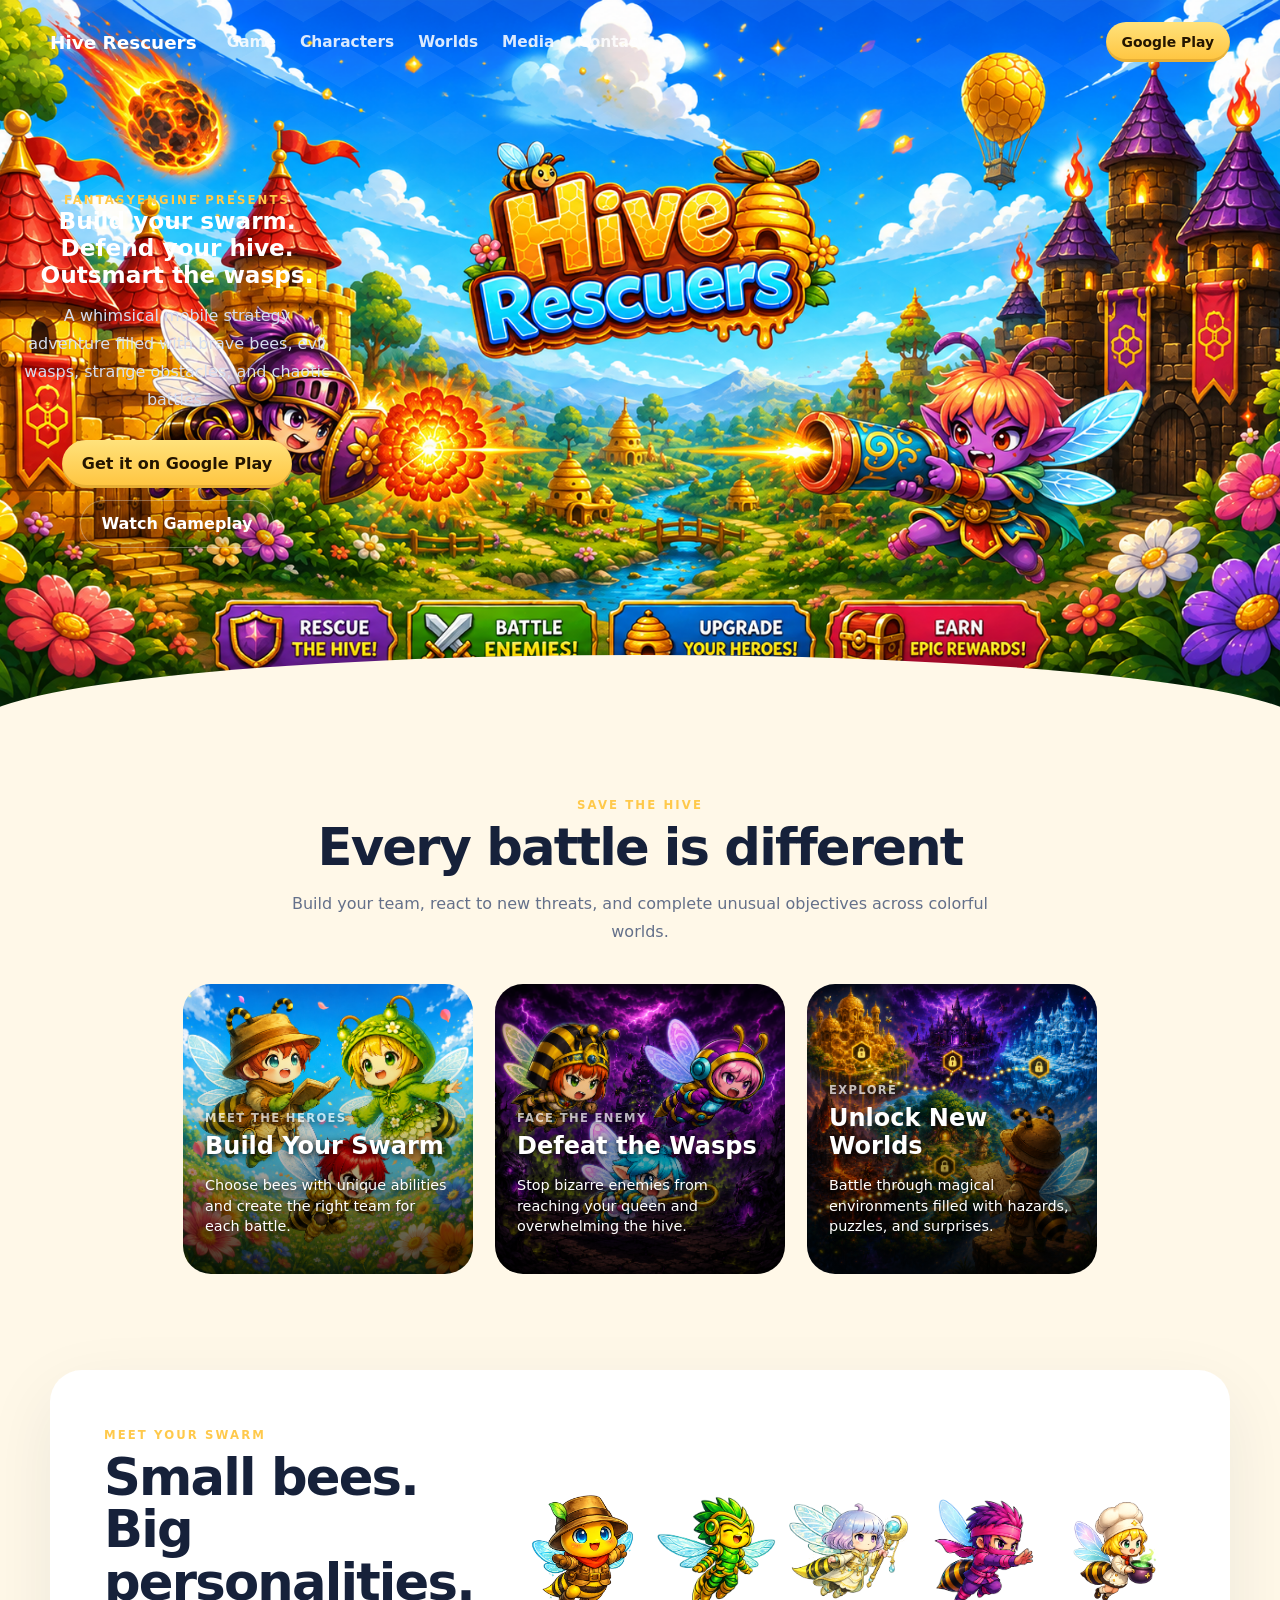
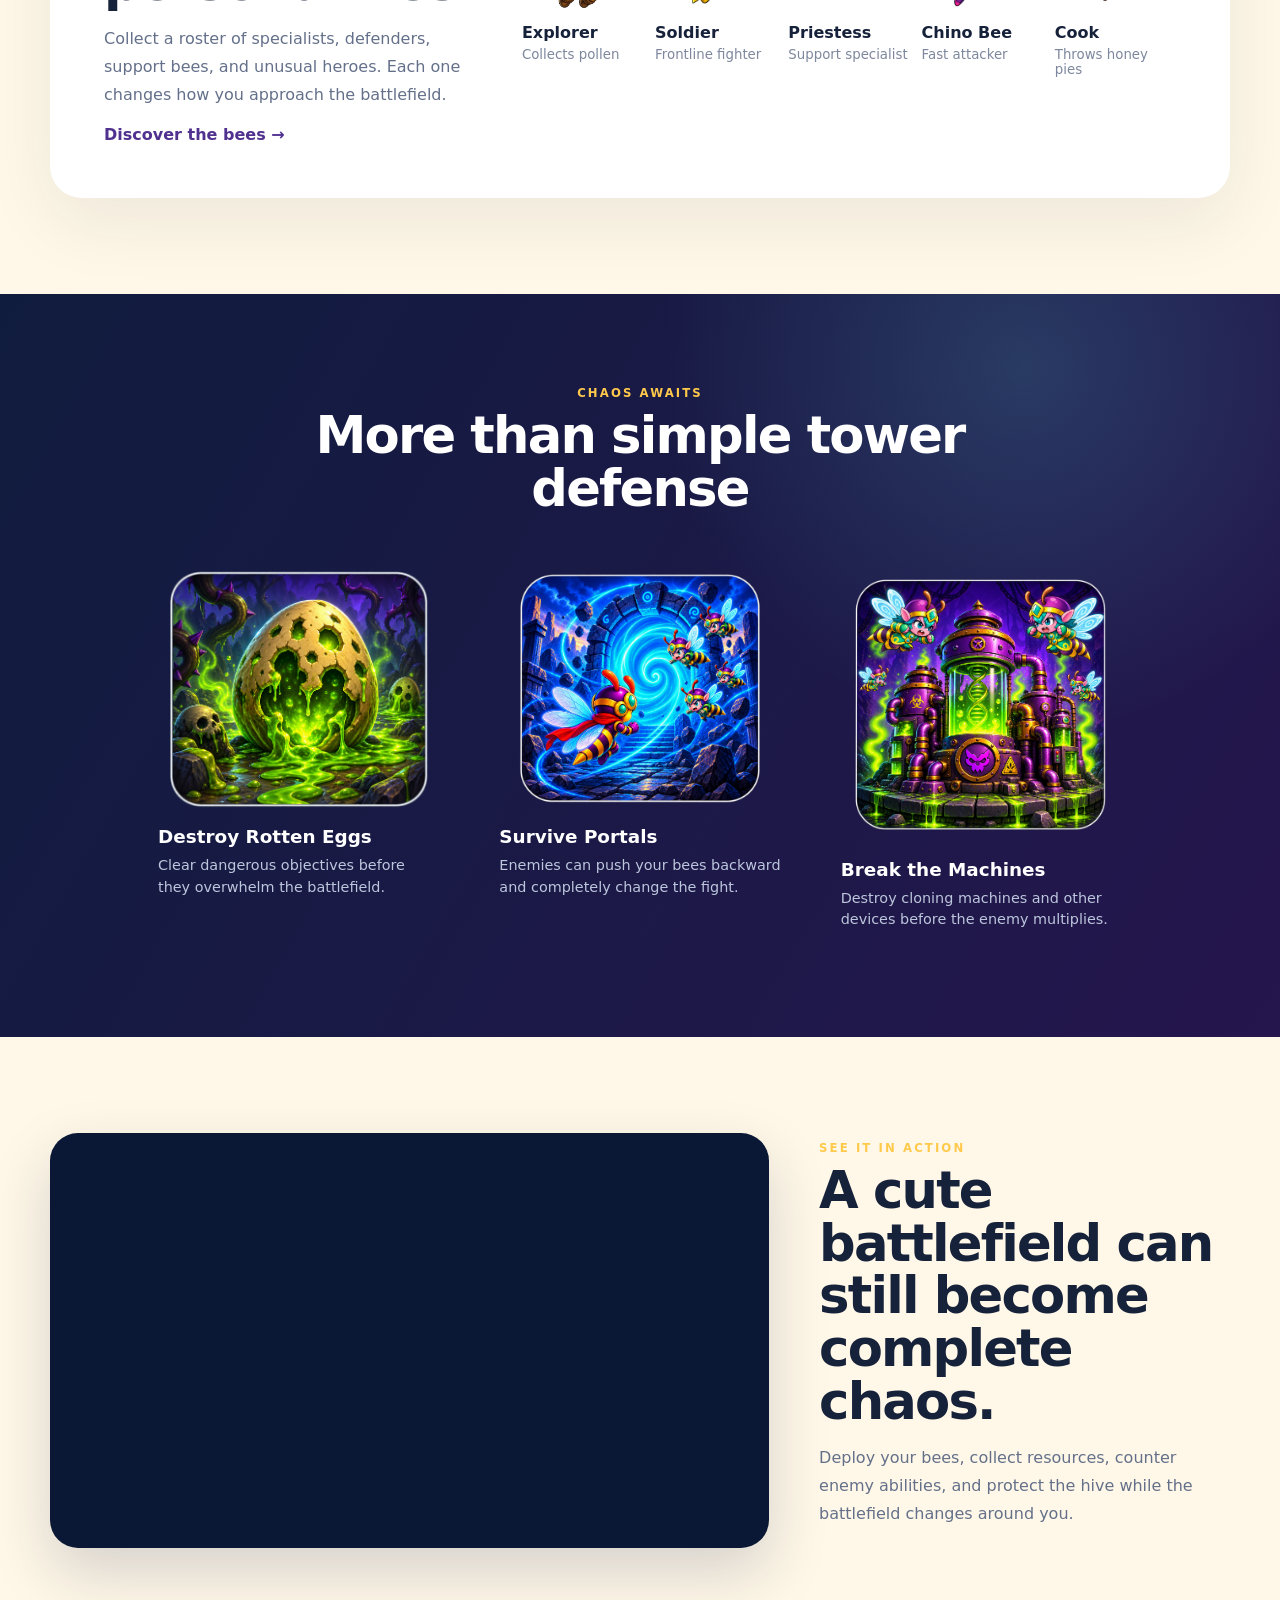
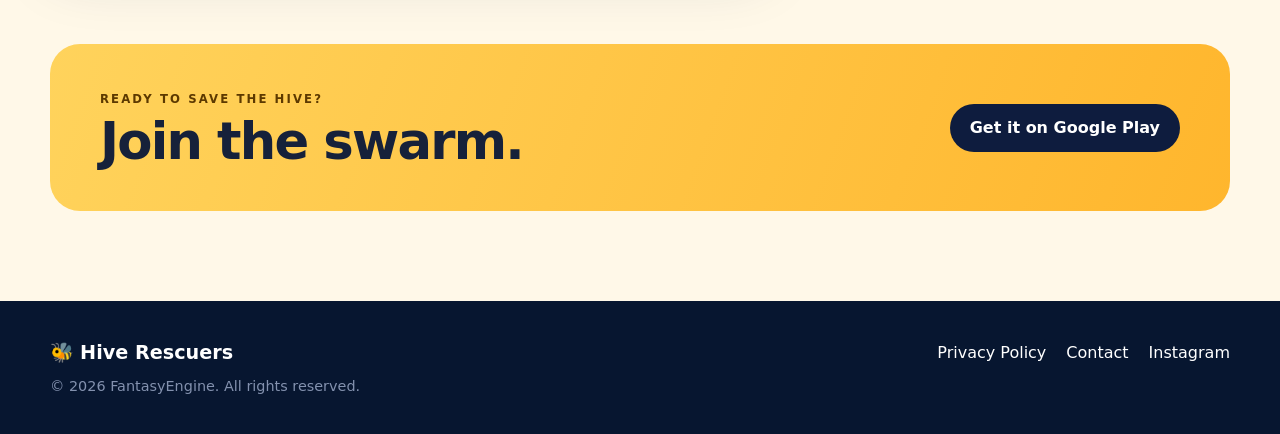
<file: index.html>
<!DOCTYPE html>

<html lang="en">

<head>

    <meta charset="UTF-8" />

    <meta name="viewport" content="width=device-width, initial-scale=1.0" />

    <meta
        name="description"
        content="Hive Rescuers — Build your swarm. Defend your hive. Outsmart the wasps."
    />

    <title>Hive Rescuers</title>

    <link rel="stylesheet" href="styles.css" />

</head>


<body>


    <!-- =====================================================
         HEADER
    ====================================================== -->

    <header class="site-header">

        <a class="brand" href="#top" aria-label="Hive Rescuers home">
            <span>Hive Rescuers</span>
        </a>


        <button
            class="menu-toggle"
            aria-label="Open menu"
            aria-expanded="false"
        >
            ☰
        </button>


        <nav class="nav" aria-label="Main navigation">

            <a href="#game">Game</a>

            <a href="#swarm">Characters</a>

            <a href="#worlds">Worlds</a>

            <a href="#media">Media</a>

            <a href="#contact">Contact</a>

        </nav>


        <a
            class="play-btn small"
            href="https://play.google.com/store/apps/details?id=com.HiveRescuersProductions.HiveRescuers"
            aria-label="Get Hive Rescuers on Google Play"
        >
            Google Play
        </a>

    </header>



    <main id="top">


        <!-- =====================================================
             HERO
        ====================================================== -->

        <section class="hero">


            <div
                class="hero-pattern"
                aria-hidden="true"
            ></div>


            <!--
            <div
                class="hero-art hero-left"
                aria-hidden="true"
            >

                <div class="character-card bee-card">
                    🐝
                </div>

                <div class="character-card bee-card second">
                    🐝
                </div>

                <div class="character-card bee-card third">
                    🐝
                </div>

            </div>
            -->


            <div class="hero-copy">

                <div class="eyebrow">
                    FANTASYENGINE PRESENTS
                </div>


                <!--
                <h1>Hive Rescuers</h1>
                -->


                <p class="tagline">
                    Build your swarm. Defend your hive. Outsmart the wasps.
                </p>


                <p class="hero-text">

                    A whimsical mobile strategy adventure filled with
                    brave bees, evil wasps, strange obstacles, and
                    chaotic battles.

                </p>


                <div class="hero-actions">

                    <a
                        class="play-btn"
                        href="https://play.google.com/store/apps/details?id=com.HiveRescuersProductions.HiveRescuers"
                    >
                        Get it on Google Play
                    </a>


                    <a
                        class="ghost-btn"
                        href="#media"
                    >
                        Watch Gameplay
                    </a>

                </div>

            </div>


            <!--
            <div
                class="hero-art hero-right"
                aria-hidden="true"
            >

                <div class="character-card wasp-card">
                    🦟
                </div>

                <div class="character-card wasp-card second">
                    🦟
                </div>

                <div class="character-card wasp-card third">
                    🦟
                </div>

            </div>
            -->


            <div
                class="hero-bottom-wave"
                aria-hidden="true"
            ></div>


        </section>



        <!-- =====================================================
             MAIN GAME CARDS
        ====================================================== -->

        <section
            class="tile-section"
            id="game"
        >


            <div class="section-heading">

                <span class="kicker">
                    SAVE THE HIVE
                </span>


                <h2>
                    Every battle is different
                </h2>


                <p>

                    Build your team, react to new threats, and complete
                    unusual objectives across colorful worlds.

                </p>

            </div>



            <div class="tile-grid">


                <!-- BUILD YOUR SWARM -->

                <article class="feature-tile swarm-card">

                    <div class="tile-content">

                        <span>
                            Meet the heroes
                        </span>

                        <h3>
                            Build Your Swarm
                        </h3>

                        <p>
                            Choose bees with unique abilities and create
                            the right team for each battle.
                        </p>

                    </div>

                </article>



                <!-- DEFEAT THE WASPS -->

                <article class="feature-tile wasps-card">

                    <div class="tile-content">

                        <span>
                            Face the enemy
                        </span>

                        <h3>
                            Defeat the Wasps
                        </h3>

                        <p>
                            Stop bizarre enemies from reaching your queen
                            and overwhelming the hive.
                        </p>

                    </div>

                </article>



                <!-- UNLOCK NEW WORLDS -->

                <article class="feature-tile worlds-card">

                    <div class="tile-content">

                        <span>
                            Explore
                        </span>

                        <h3>
                            Unlock New Worlds
                        </h3>

                        <p>
                            Battle through magical environments filled
                            with hazards, puzzles, and surprises.
                        </p>

                    </div>

                </article>


            </div>


        </section>



        <!-- =====================================================
             BEE CHARACTERS
        ====================================================== -->

        <section
            class="showcase"
            id="swarm"
        >


            <div class="showcase-copy">

                <span class="kicker">
                    MEET YOUR SWARM
                </span>


                <h2>
                    Small bees. Big personalities.
                </h2>


                <p>

                    Collect a roster of specialists, defenders,
                    support bees, and unusual heroes.

                    Each one changes how you approach the battlefield.

                </p>


                <a
                    class="text-link"
                    href="#"
                >
                    Discover the bees →
                </a>

            </div>



            <div
                class="character-row"
                aria-label="Hive Rescuers characters"
            >


                <!-- EXPLORER -->

                <div class="mini-character">

                    <img
                        src="assets/explorer-bee.png"
                        alt="Explorer Bee"
                    >

                    <strong>
                        Explorer
                    </strong>

                    <small>
                        Collects pollen
                    </small>

                </div>



                <!-- SOLDIER -->

                <div class="mini-character">

                    <img
                        src="assets/soldier-bee.png"
                        alt="Soldier Bee"
                    >

                    <strong>
                        Soldier
                    </strong>

                    <small>
                        Frontline fighter
                    </small>

                </div>



                <!-- PRIESTESS -->

                <div class="mini-character">

                    <img
                        src="assets/priestess-bee.png"
                        alt="Priestess Bee"
                    >

                    <strong>
                        Priestess
                    </strong>

                    <small>
                        Support specialist
                    </small>

                </div>



                <!-- NINJA -->

                <div class="mini-character">

                    <img
                        src="assets/ninja-bee.png"
                        alt="Ninja Bee"
                    >

                    <strong>
                        Chino Bee
                    </strong>

                    <small>
                        Fast attacker
                    </small>

                </div>



                <!-- COOK -->

                <div class="mini-character">

                    <img
                        src="assets/cook-bee.png"
                        alt="Cook Bee"
                    >

                    <strong>
                        Cook
                    </strong>

                    <small>
                        Throws honey pies
                    </small>

                </div>


            </div>


        </section>



        <!-- =====================================================
             OBJECTIVES
        ====================================================== -->

        <section
            class="objectives"
            id="worlds"
        >


            <div class="section-heading light">

                <span class="kicker">
                    CHAOS AWAITS
                </span>


                <h2>
                    More than simple tower defense
                </h2>

            </div>



            <!-- IMPORTANT:
                 There is ONE objective-grid.
                 All three objective cards are direct children.
            -->

            <div class="objective-grid">


                <!-- ROTTEN EGGS -->

                <div class="objective-card">

                    <img
                        src="assets/rottenEgg.png"
                        alt="Destroy Rotten Eggs"
                    >

                    <h3>
                        Destroy Rotten Eggs
                    </h3>

                    <p>
                        Clear dangerous objectives before they
                        overwhelm the battlefield.
                    </p>

                </div>



                <!-- PORTALS -->

                <div class="objective-card">

                    <img
                        src="assets/portal.png"
                        alt="Survive Portals"
                    >

                    <h3>
                        Survive Portals
                    </h3>

                    <p>
                        Enemies can push your bees backward and
                        completely change the fight.
                    </p>

                </div>



                <!-- MACHINES -->

                <div class="objective-card">

                    <img
                        src="assets/machine.png"
                        alt="Break the Machines"
                    >

                    <h3>
                        Break the Machines
                    </h3>

                    <p>
                        Destroy cloning machines and other devices
                        before the enemy multiplies.
                    </p>

                </div>


            </div>


        </section>



        <!-- =====================================================
             GAMEPLAY / MEDIA
        ====================================================== -->

        <section
            class="media"
            id="media"
        >
      <div class="media-frame">

        <iframe
            class="gameplay-video"
            src="https://www.youtube.com/embed/zs3EwplUq7c"
            title="Hive Rescuers Gameplay Trailer"
            referrerpolicy="strict-origin-when-cross-origin"
            allow="accelerometer; autoplay; clipboard-write; encrypted-media; gyroscope; picture-in-picture; web-share"
            allowfullscreen>
        </iframe>
    
    </div>



            <div class="media-copy">

                <span class="kicker">
                    SEE IT IN ACTION
                </span>


                <h2>
                    A cute battlefield can still become complete chaos.
                </h2>


                <p>

                    Deploy your bees, collect resources, counter enemy
                    abilities, and protect the hive while the battlefield
                    changes around you.

                </p>

            </div>


        </section>



        <!-- =====================================================
             FINAL CTA
        ====================================================== -->

        <section class="cta">


            <div>

                <span class="kicker">
                    READY TO SAVE THE HIVE?
                </span>

                <h2>
                    Join the swarm.
                </h2>

            </div>


            <a
                class="play-btn"
                href="https://play.google.com/store/apps/details?id=com.HiveRescuersProductions.HiveRescuers"
            >
                Get it on Google Play
            </a>


        </section>


    </main>



    <!-- =====================================================
         FOOTER
    ====================================================== -->

    <footer id="contact">


        <div class="footer-brand">

            🐝

            <strong>
                Hive Rescuers
            </strong>

        </div>



        <div class="footer-links">

            <a href="privacy.html">
                Privacy Policy
            </a>

            <a href="mailto:hiverescuers@gmail.com">
                Contact
            </a>

            <a href="https://www.instagram.com/hiverescuers/">
                Instagram
            </a>

        </div>



        <p>
            © 2026 FantasyEngine. All rights reserved.
        </p>


    </footer>



    <script src="script.js"></script>


</body>

</html>
</file>
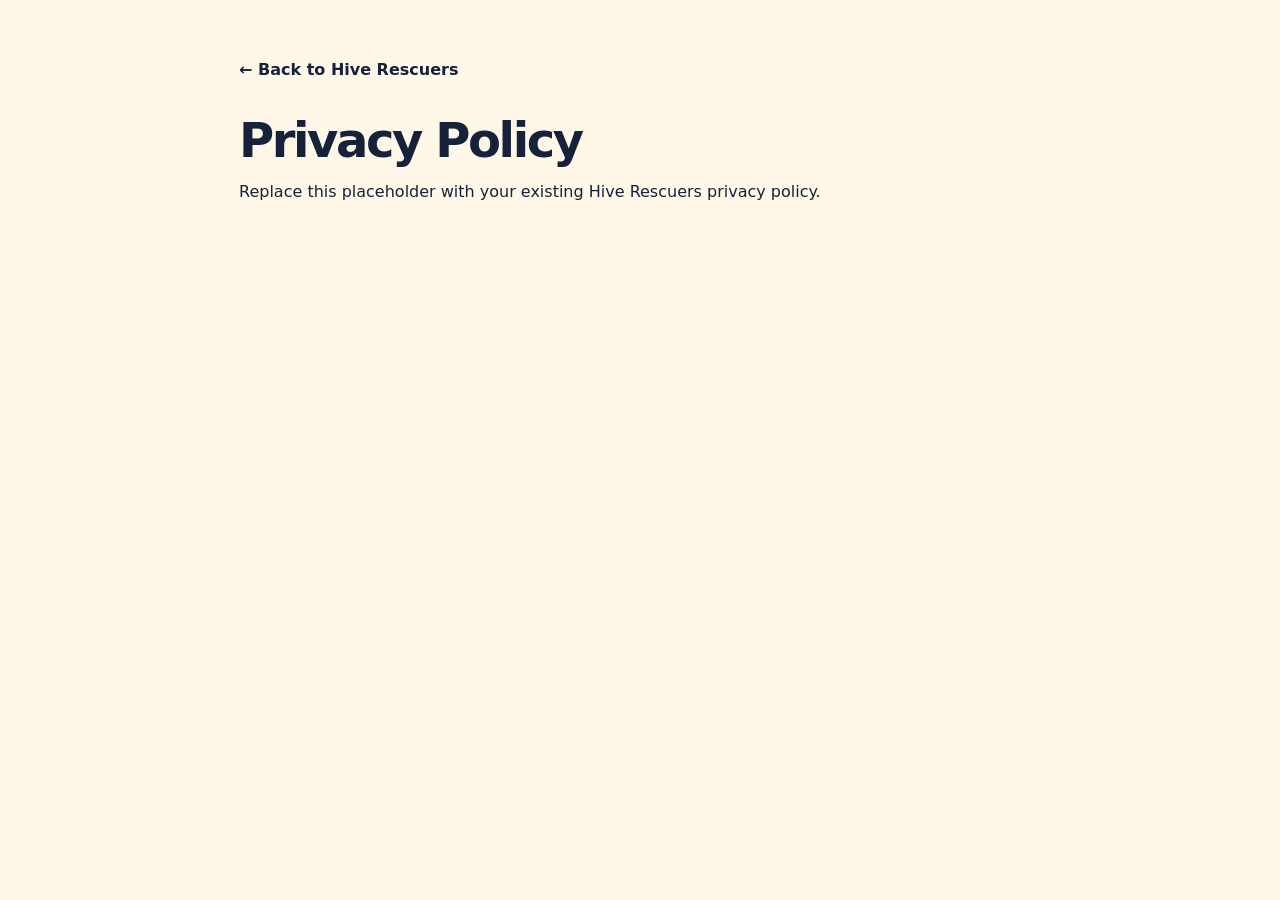
<file: privacy.html>
<!DOCTYPE html>
<html lang="en">
<head>
  <meta charset="UTF-8">
  <meta name="viewport" content="width=device-width, initial-scale=1.0">
  <title>Privacy Policy — Hive Rescuers</title>
  <link rel="stylesheet" href="styles.css">
</head>
<body style="background:#fff8e8;color:#16213a;">
  <main style="max-width:850px;margin:auto;padding:60px 24px;">
    <a href="index.html" style="font-weight:800;">← Back to Hive Rescuers</a>
    <h1 style="color:#16213a;text-shadow:none;font-size:3rem;margin-top:40px;">Privacy Policy</h1>
    <p>Replace this placeholder with your existing Hive Rescuers privacy policy.</p>
  </main>
</body>
</html>
</file>
<file: styles.css>
:root {
  --navy: #071630;
  --navy-2: #0b2450;
  --purple: #2a1452;
  --purple-2: #4a2580;
  --gold: #ffc94b;
  --gold-2: #ffdf7a;
  --cyan: #34c8dc;
  --cream: #fff8e8;
  --ink: #16213a;
  --white: #ffffff;
  --muted: #aebbd6;
  --max: 1180px;
}

* { box-sizing: border-box; }
html { scroll-behavior: smooth; }
body {
  margin: 0;
  font-family: Inter, ui-sans-serif, system-ui, -apple-system, BlinkMacSystemFont, "Segoe UI", sans-serif;
  color: var(--ink);
  background: var(--cream);
}

a { color: inherit; text-decoration: none; }
button { font: inherit; }

.site-header {
  position: absolute;
  z-index: 20;
  top: 0;
  left: 50%;
  transform: translateX(-50%);
  width: min(var(--max), calc(100% - 32px));
  display: grid;
  grid-template-columns: auto 1fr auto;
  align-items: center;
  gap: 30px;
  padding: 22px 0;
  color: white;
}

.brand {
  display: inline-flex;
  align-items: center;
  gap: 10px;
  font-weight: 900;
  font-size: 1.15rem;
  white-space: nowrap;
}

.brand-mark { font-size: 1.6rem; }

.nav {
  display: flex;
  gap: 24px;
  justify-content: flex-start;
  font-size: .96rem;
  font-weight: 700;
}

.nav a { opacity: .86; }
.nav a:hover { opacity: 1; }

.menu-toggle {
  display: none;
  border: 1px solid rgba(255,255,255,.25);
  background: rgba(0,0,0,.15);
  color: white;
  border-radius: 10px;
  padding: 8px 12px;
}

.hero {
  min-height: 710px;
  position: relative;
  overflow: hidden;
  display: grid;
  grid-template-columns: 1fr minmax(340px, 620px) 1fr;
  align-items: center;

  background-image: url("assets/hero-background.png");
  background-size: cover;
  background-position: center;
  background-repeat: no-repeat;

  color: white;
  padding: 130px 24px 100px;
}

.hero-pattern {
  position: absolute;
  inset: 0;
  opacity: .13;
  background-image:
    linear-gradient(30deg, #fff 12%, transparent 12.5%, transparent 87%, #fff 87.5%, #fff),
    linear-gradient(150deg, #fff 12%, transparent 12.5%, transparent 87%, #fff 87.5%, #fff),
    linear-gradient(30deg, #fff 12%, transparent 12.5%, transparent 87%, #fff 87.5%, #fff),
    linear-gradient(150deg, #fff 12%, transparent 12.5%, transparent 87%, #fff 87.5%, #fff);
  background-size: 76px 133px;
  background-position: 0 0, 0 0, 38px 66px, 38px 66px;
  mask-image: linear-gradient(to bottom, rgba(0,0,0,.5), transparent 75%);
}

.hero-copy {
  position: relative;
  z-index: 5;
  text-align: center;
  max-width: 650px;
  margin: auto;
}

.eyebrow, .kicker {
  text-transform: uppercase;
  letter-spacing: .18em;
  font-size: .73rem;
  font-weight: 900;
  color: var(--gold);
}

.logo-bee {
  font-size: 3.6rem;
  margin: 8px 0 -4px;
}

h1 {
  font-size: clamp(3rem, 7vw, 6.8rem);
  line-height: .9;
  margin: 14px 0 20px;
  letter-spacing: -.05em;
  color: var(--gold);
  text-shadow: 0 5px 0 rgba(112,69,0,.24);
}

.tagline {
  font-size: clamp(1.1rem, 2vw, 1.45rem);
  font-weight: 800;
  margin: 0 0 14px;
}

.hero-text {
  color: #d5def0;
  max-width: 590px;
  margin: 0 auto 26px;
  line-height: 1.75;
}

.hero-actions {
  display: flex;
  gap: 12px;
  justify-content: center;
  flex-wrap: wrap;
}

.play-btn, .ghost-btn {
  display: inline-flex;
  align-items: center;
  justify-content: center;
  min-height: 48px;
  padding: 0 20px;
  border-radius: 999px;
  font-weight: 900;
}

.play-btn {
  color: #241500;
  background: linear-gradient(#ffe27c, #ffc43e);
  box-shadow: inset 0 -3px 0 rgba(123,75,0,.18);
}

.play-btn.small {
  min-height: 40px;
  padding: 0 16px;
  font-size: .87rem;
}

.ghost-btn {
  color: white;
  border: 1px solid rgba(255,255,255,.3);
  background: rgba(0,0,0,.1);
}

.hero-art {
  position: relative;
  z-index: 2;
  min-height: 420px;
}

.character-card {
  position: absolute;
  width: 185px;
  aspect-ratio: 1;
  display: grid;
  place-items: center;
  font-size: 7rem;
  filter: drop-shadow(0 18px 12px rgba(0,0,0,.25));
}

.hero-left .character-card { right: 18%; bottom: 15%; transform: rotate(-8deg); }
.hero-left .second { right: 55%; bottom: 4%; transform: scale(.78) rotate(10deg); }
.hero-left .third { right: -4%; bottom: 45%; transform: scale(.62) rotate(-12deg); }

.hero-right .character-card { left: 18%; bottom: 14%; transform: rotate(7deg); }
.hero-right .second { left: 52%; bottom: 2%; transform: scale(.78) rotate(-8deg); }
.hero-right .third { left: -3%; bottom: 45%; transform: scale(.62) rotate(9deg); }

.hero-bottom-wave {
  position: absolute;
  left: -2%;
  right: -2%;
  bottom: -55px;
  height: 110px;
  border-radius: 50% 50% 0 0 / 65% 65% 0 0;
  background: var(--cream);
}

.tile-section,
.showcase,
.media,
.cta {
  width: min(var(--max), calc(100% - 40px));
  margin: 0 auto;
}

.tile-section { padding: 84px 0 96px; }

.section-heading {
  text-align: center;
  max-width: 740px;
  margin: 0 auto 38px;
}

.section-heading h2,
.showcase h2,
.media-copy h2,
.cta h2 {
  font-size: clamp(2rem, 4vw, 3.5rem);
  line-height: 1.03;
  margin: 8px 0 14px;
  letter-spacing: -.035em;
}

.section-heading p,
.showcase-copy p,
.media-copy p {
  line-height: 1.75;
  color: #64708a;
}

.tile-grid {
  display: grid;
  grid-template-columns: repeat(3, 290px);
  gap: 22px;
  justify-content: center;
}
.feature-tile {
  width: 290px;
  aspect-ratio: 1 / 1;
  min-height: 0;

  border-radius: 28px;
  padding: 22px;

  display: flex;
  flex-direction: column;
  justify-content: flex-end;

  overflow: hidden;

  background-size: cover;
  background-position: center;
  background-repeat: no-repeat;
}

.feature-tile span {
  font-size: .72rem;
  text-transform: uppercase;
  letter-spacing: .12em;
  font-weight: 900;
  opacity: .7;
}

.feature-tile h3 {
  font-size: 1.5rem;
  margin: 6px 0 8px;
}

.feature-tile p {
  font-size: 0.9rem;
  line-height: 1.45;
}

.tile-icon {
  font-size: 5rem;
  align-self: flex-end;
  filter: drop-shadow(0 10px 6px rgba(0,0,0,.12));
}

.tile-yellow { background: #ffd45d; }
.tile-purple { background: #3f2770; color: white; }
.tile-cyan { background: #55d1df; }

.showcase {
  background: white;
  border-radius: 32px;
  padding: 54px;
  display: grid;
  grid-template-columns: .9fr 1.6fr;
  gap: 48px;
  align-items: center;
  box-shadow: 0 24px 70px rgba(27, 33, 63, .08);
  margin-bottom: 96px;
}

.text-link {
  font-weight: 900;
  color: #50318f;
}

.character-row {
  display: grid;
  grid-template-columns: repeat(5, minmax(105px, 1fr));
  gap: 12px;
}

.mini-character img {
  width: 120px;
  height: 120px;
  object-fit: contain;
  display: block;
  margin: 0 auto 12px;
}



.mini-character strong,
.mini-character small { display: block; }

.mini-character small {
  color: #7d879d;
  margin-top: 5px;
}

.objectives {
  background:
    radial-gradient(circle at 80% 10%, rgba(95,214,224,.18), transparent 30%),
    linear-gradient(120deg, #101c3e, #25164e);
  color: white;
  padding: 88px max(20px, calc((100% - var(--max))/2));
}

.section-heading.light p { color: var(--muted); }

.objective-grid {
  width: min(1000px, 88%);
  margin: 0 auto;

  display: grid;
  grid-template-columns: repeat(3, 1fr);
  gap: 24px;
}

.objective-card {
  min-width: 0;
  padding: 18px;
}

.objective-card img {
  display: block;
  width: 100%;
  max-width: 260px;
  height: auto;
  margin: 0 auto 18px;
  object-fit: contain;
}

.objective-card h3 {
  color: white;
  font-size: 1.15rem;
  margin: 0 0 8px;
}

.objective-card p {
  color: #bcc6dd;
  font-size: 0.9rem;
  line-height: 1.5;
  margin: 0;
}

.media {
  display: grid;
  grid-template-columns: 1.4fr .8fr;
  gap: 50px;
  align-items: center;
  padding: 96px 0;
}

.media-frame {
  border-radius: 28px;
  background: #0a1835;
  padding: 12px;
  box-shadow: 0 25px 60px rgba(25, 40, 80, .18);
}

.video-placeholder {
  aspect-ratio: 16/9;
  border-radius: 20px;
  background:
    radial-gradient(circle at 50% 40%, rgba(255,204,73,.25), transparent 20%),
    linear-gradient(145deg, #473078, #0f5670);
  display: grid;
  place-items: center;
  text-align: center;
  color: white;
}

.video-placeholder strong,
.video-placeholder span { display: block; }

.video-placeholder span {
  margin-top: 8px;
  color: #d1d9ea;
  max-width: 390px;
  padding: 0 20px;
}

.play-circle {
  width: 72px;
  height: 72px;
  border-radius: 50%;
  display: grid;
  place-items: center;
  margin: 0 auto 16px;
  background: var(--gold);
  color: #2d2100;
  font-size: 1.7rem;
  padding-left: 4px;
}

.cta {
  margin-bottom: 90px;
  padding: 44px 50px;
  border-radius: 30px;
  background: linear-gradient(110deg, #ffd35c, #ffb62d);
  display: flex;
  align-items: center;
  justify-content: space-between;
  gap: 20px;
}

.cta .kicker { color: #5c3900; }
.cta h2 { margin-bottom: 0; }
.cta .play-btn {
  background: #0e1c3e;
  color: white;
  box-shadow: none;
  white-space: nowrap;
}

footer {
  background: #071630;
  color: white;
  padding: 40px max(20px, calc((100% - var(--max))/2));
  display: grid;
  grid-template-columns: 1fr auto;
  gap: 14px 25px;
  align-items: center;
}

.footer-brand { font-size: 1.2rem; }
.footer-links { display: flex; gap: 20px; flex-wrap: wrap; }
footer p { grid-column: 1/-1; color: #8391ae; margin: 0; font-size: .9rem; }

@media (max-width: 980px) {
  .site-header { grid-template-columns: auto auto 1fr auto; }
  .menu-toggle { display: block; order: 2; }
  .nav {
    display: none;
    position: absolute;
    top: 72px;
    left: 0;
    right: 0;
    padding: 18px;
    background: rgba(7,22,48,.97);
    border-radius: 16px;
    flex-direction: column;
  }
  .nav.open { display: flex; }

  .hero {
    grid-template-columns: 1fr;
    min-height: 680px;
  }

  .hero-art {
    position: absolute;
    inset: 0;
    pointer-events: none;
  }

  .hero-left .character-card { right: auto; left: -45px; bottom: 70px; transform: scale(.75) rotate(-8deg); }
  .hero-left .second { display: none; }
  .hero-left .third { display: none; }

  .hero-right .character-card { left: auto; right: -45px; bottom: 70px; transform: scale(.75) rotate(8deg); }
  .hero-right .second { display: none; }
  .hero-right .third { display: none; }

  .hero-copy { max-width: 640px; }
  .hero-text { max-width: 500px; }

  .tile-grid {
    grid-template-columns: 290px;
    justify-content: center;
  }

  .objective-grid {
    width: min(520px, 92%);
    grid-template-columns: 1fr;
    gap: 28px;
  }

  .objective-card img {
    max-width: 240px;
  }

  .feature-tile {
    width: 290px;
    aspect-ratio: 1 / 1;
    min-height: 0;
  }

  .showcase,
  .media { grid-template-columns: 1fr; }

  .character-row { grid-template-columns: repeat(5, 150px); overflow-x: auto; padding-bottom: 8px; }

  .showcase { padding: 36px; }

  .cta {
    flex-direction: column;
    align-items: flex-start;
  }
}
.swarm-card {
  background-image:
      linear-gradient(to top, rgba(0,0,0,.75) 0%, rgba(0,0,0,.15) 55%, transparent 75%),
      url("assets/build-your-swarm.png");
}

.wasps-card {
  background-image:
      linear-gradient(to top, rgba(0,0,0,.75) 0%, rgba(0,0,0,.15) 55%, transparent 75%),
      url("assets/defeat-the-wasps.png");
}

.worlds-card {
  background-image:
      linear-gradient(to top, rgba(0,0,0,.75) 0%, rgba(0,0,0,.15) 55%, transparent 75%),
      url("assets/unlock-new-worlds.png");
}
@media (max-width: 640px) {
  .site-header {
    width: calc(100% - 24px);
    gap: 10px;
  }

  .brand span:last-child { display: none; }
  .play-btn.small { display: none; }

  .hero {
    padding: 115px 18px 95px;
    min-height: 650px;
  }
  
  h1 { font-size: clamp(3.2rem, 18vw, 5rem); }

  .hero-text { font-size: .94rem; }
  .hero-actions { flex-direction: column; align-items: stretch; max-width: 330px; margin: auto; }

  .hero-left .character-card,
  .hero-right .character-card {
    font-size: 5.6rem;
    width: 145px;
    bottom: 38px;
  }

  .tile-section,
  .showcase,
  .media,
  .cta {
    width: min(100% - 24px, var(--max));
  }

  .tile-section { padding-top: 65px; }
  .showcase { padding: 26px; margin-bottom: 70px; }
  .objectives { padding-top: 70px; padding-bottom: 70px; }
  .media { padding: 70px 0; gap: 28px; }
  .cta { padding: 30px; }

  .objective-grid {
    width: min(100% - 24px, 420px);
  }

  .objective-card {
    padding: 14px;
  }

  .objective-card img {
    max-width: 220px;
    margin-bottom: 14px;
  }

  footer { grid-template-columns: 1fr; }
}

@media (prefers-reduced-motion: reduce) {
  html { scroll-behavior: auto; }
}

.feature-tile .tile-content {
    color: #ffffff;
    text-shadow: 0 2px 6px rgba(0, 0, 0, 0.9);
}

.feature-tile .tile-content span,
.feature-tile .tile-content h3,
.feature-tile .tile-content p {
    color: #ffffff !important;
}
.gameplay-video {
  display: block;
  width: 100%;
  aspect-ratio: 16 / 9;
  border: 0;
  border-radius: 20px;
}
</file>
